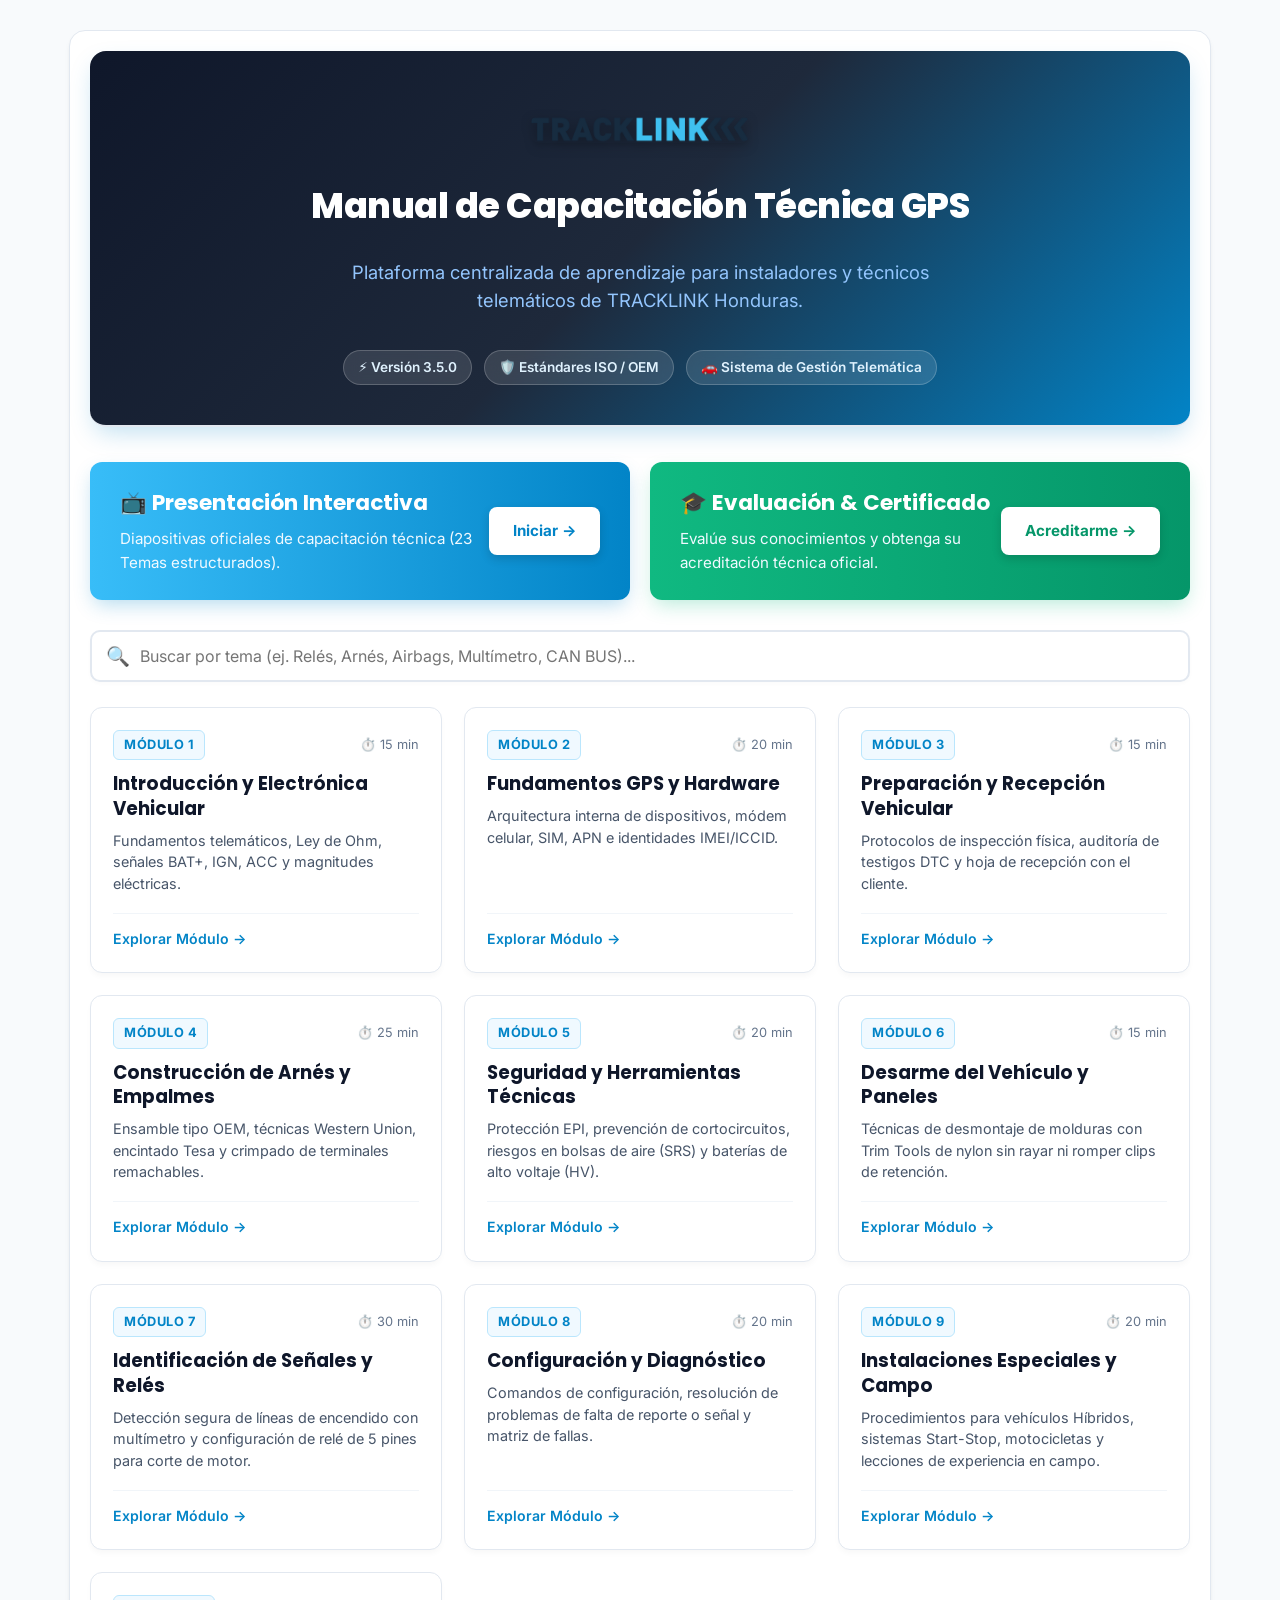
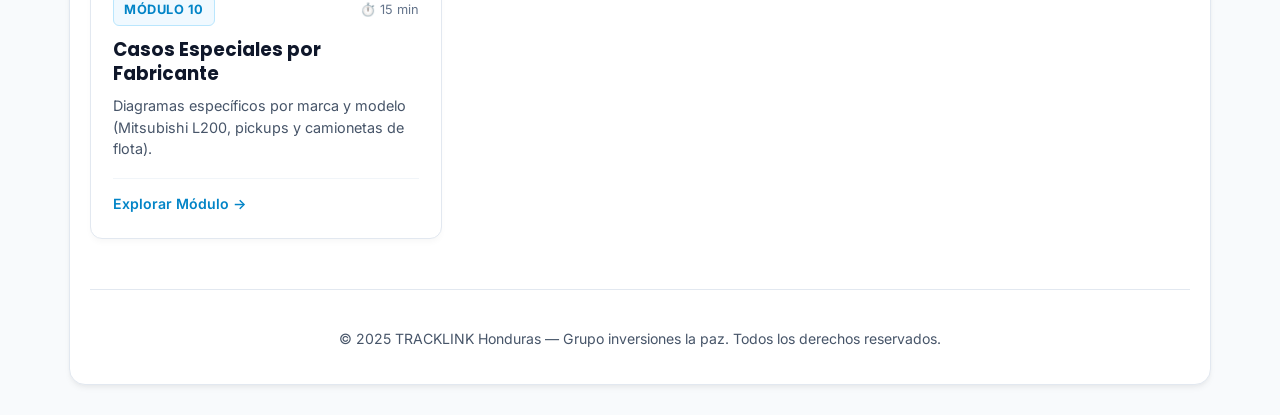
<file: index.html>
<!DOCTYPE html>
<html lang="es">
<head>
    <meta charset="UTF-8">
    <meta name="viewport" content="width=device-width, initial-scale=1.0">
    <title>Manual de Capacitación Técnica GPS - TRACKLINK Honduras</title>
    <link href="https://fonts.googleapis.com/css2?family=Inter:wght=400;500;600;700&family=Poppins:wght=600;700;800&display=swap" rel="stylesheet">
    <link rel="stylesheet" href="style.css">
    <style>
        /* Estilos específicos del portal LMS moderno */
        .hero-banner {
            background: linear-gradient(135deg, #0f172a 0%, #1e293b 50%, #0284c7 100%);
            color: white;
            padding: 40px 30px;
            border-radius: 16px;
            margin-bottom: 35px;
            box-shadow: 0 10px 25px -5px rgba(2, 132, 199, 0.25);
            display: flex;
            flex-direction: column;
            align-items: center;
            text-align: center;
            position: relative;
            overflow: hidden;
        }

        .hero-logo {
            max-width: 220px;
            height: auto;
            margin-bottom: 20px;
            filter: drop-shadow(0 4px 6px rgba(0, 0, 0, 0.3));
        }

        .hero-title {
            font-family: 'Poppins', sans-serif;
            font-size: 2.2rem;
            font-weight: 800;
            color: #ffffff;
            margin: 0 0 10px 0;
            letter-spacing: -0.5px;
        }

        .hero-subtitle {
            font-size: 1.15rem;
            color: #93c5fd;
            margin: 0 0 20px 0;
            max-width: 650px;
            line-height: 1.5;
        }

        .hero-badges {
            display: flex;
            gap: 12px;
            flex-wrap: wrap;
            justify-content: center;
        }

        .badge-pill {
            background: rgba(255, 255, 255, 0.12);
            backdrop-filter: blur(8px);
            border: 1px solid rgba(255, 255, 255, 0.2);
            padding: 6px 14px;
            border-radius: 20px;
            font-size: 0.85rem;
            font-weight: 600;
            color: #e0f2fe;
            display: inline-flex;
            align-items: center;
            gap: 6px;
        }

        /* Destacado Presentación */
        .presentation-banner {
            background: linear-gradient(90deg, #38bdf8 0%, #0284c7 100%);
            border-radius: 12px;
            padding: 24px 30px;
            color: white;
            display: flex;
            justify-content: space-between;
            align-items: center;
            margin-bottom: 30px;
            box-shadow: 0 8px 20px -4px rgba(2, 132, 199, 0.3);
            text-decoration: none;
            transition: all 0.3s ease;
        }

        .presentation-banner:hover {
            transform: translateY(-3px);
            box-shadow: 0 12px 25px -4px rgba(2, 132, 199, 0.45);
        }

        .presentation-info h2 {
            color: white;
            margin: 0 0 6px 0;
            font-size: 1.35rem;
            font-family: 'Poppins', sans-serif;
        }

        .presentation-info p {
            margin: 0;
            color: #f0f9ff;
            font-size: 0.95rem;
        }

        .presentation-btn {
            background: #ffffff;
            color: #0284c7;
            font-weight: 700;
            padding: 12px 24px;
            border-radius: 8px;
            font-size: 0.95rem;
            white-space: nowrap;
            box-shadow: 0 4px 10px rgba(0, 0, 0, 0.15);
            transition: background 0.2s;
        }

        .presentation-banner:hover .presentation-btn {
            background: #f0f9ff;
            color: #0369a1;
        }

        /* Buscador de Módulos */
        .search-container {
            margin-bottom: 25px;
            position: relative;
        }

        .search-input {
            width: 100%;
            padding: 14px 20px 14px 48px;
            border: 2px solid #e2e8f0;
            border-radius: 10px;
            font-size: 1rem;
            font-family: 'Inter', sans-serif;
            transition: all 0.2s;
            background: #ffffff;
            box-shadow: 0 2px 4px rgba(0, 0, 0, 0.02);
            box-sizing: border-box;
        }

        .search-input:focus {
            outline: none;
            border-color: #0284c7;
            box-shadow: 0 0 0 4px rgba(2, 132, 199, 0.12);
        }

        .search-icon {
            position: absolute;
            left: 16px;
            top: 50%;
            transform: translateY(-50%);
            color: #94a3b8;
            font-size: 1.2rem;
            pointer-events: none;
        }

        /* Grid de Módulos */
        .portal-grid {
            display: grid;
            grid-template-columns: repeat(auto-fill, minmax(300px, 1fr));
            gap: 22px;
        }

        .module-card {
            background: #ffffff;
            border: 1px solid #e2e8f0;
            border-radius: 12px;
            padding: 22px;
            text-decoration: none;
            color: inherit;
            display: flex;
            flex-direction: column;
            justify-content: space-between;
            transition: all 0.25s cubic-bezier(0.4, 0, 0.2, 1);
            position: relative;
            overflow: hidden;
            box-shadow: 0 4px 6px -1px rgba(0, 0, 0, 0.03);
        }

        .module-card:hover {
            transform: translateY(-5px);
            border-color: #38bdf8;
            box-shadow: 0 12px 20px -5px rgba(2, 132, 199, 0.15);
        }

        .module-card::before {
            content: '';
            position: absolute;
            top: 0;
            left: 0;
            width: 100%;
            height: 4px;
            background: linear-gradient(90deg, #0284c7, #38bdf8);
            opacity: 0;
            transition: opacity 0.25s;
        }

        .module-card:hover::before {
            opacity: 1;
        }

        .module-header {
            display: flex;
            justify-content: space-between;
            align-items: center;
            margin-bottom: 12px;
        }

        .module-number {
            font-size: 0.8rem;
            font-weight: 700;
            text-transform: uppercase;
            letter-spacing: 0.5px;
            color: #0284c7;
            background: #f0f9ff;
            padding: 4px 10px;
            border-radius: 6px;
            border: 1px solid #bae6fd;
        }

        .module-time {
            font-size: 0.8rem;
            color: #64748b;
            display: flex;
            align-items: center;
            gap: 4px;
        }

        .module-card h3 {
            font-family: 'Poppins', sans-serif;
            font-size: 1.15rem;
            color: #0f172a;
            margin: 0 0 8px 0;
            line-height: 1.35;
        }

        .module-card p {
            font-size: 0.9rem;
            color: #475569;
            margin: 0 0 18px 0;
            line-height: 1.5;
        }

        .module-footer {
            display: flex;
            justify-content: space-between;
            align-items: center;
            border-top: 1px solid #f1f5f9;
            padding-top: 14px;
            margin-top: auto;
        }

        .btn-explore {
            color: #0284c7;
            font-weight: 600;
            font-size: 0.88rem;
            display: inline-flex;
            align-items: center;
            gap: 6px;
            transition: gap 0.2s;
        }

        .module-card:hover .btn-explore {
            gap: 10px;
            color: #0369a1;
        }

        @media (max-width: 768px) {
            .presentation-banner {
                flex-direction: column;
                text-align: center;
                gap: 16px;
            }
            .hero-title { font-size: 1.6rem; }
            .hero-subtitle { font-size: 0.95rem; }
            .portal-grid { grid-template-columns: 1fr; }
        }
    </style>
</head>
<body>
    <div class="container" style="max-width: 1100px; margin: 30px auto; padding: 20px;">

        <!-- Hero Header -->
        <header class="hero-banner">
            <img src="images/tracklink_logo.png" alt="TRACKLINK Logo" class="hero-logo">
            <h1 class="hero-title">Manual de Capacitación Técnica GPS</h1>
            <p class="hero-subtitle">Plataforma centralizada de aprendizaje para instaladores y técnicos telemáticos de TRACKLINK Honduras.</p>
            <div class="hero-badges">
                <span class="badge-pill">⚡ Versión 3.5.0</span>
                <span class="badge-pill">🛡️ Estándares ISO / OEM</span>
                <span class="badge-pill">🚗 Sistema de Gestión Telemática</span>
            </div>
        </header>

        <!-- Banner de Presentación Interactiva y Certificación -->
        <div style="display:grid; grid-template-columns: repeat(auto-fit, minmax(320px, 1fr)); gap:20px; margin-bottom: 30px;">
            <a href="Presentaciones/Capacitacion_Tecnica_GPS.html" class="presentation-banner" style="margin-bottom:0;">
                <div class="presentation-info">
                    <h2>📺 Presentación Interactiva</h2>
                    <p>Diapositivas oficiales de capacitación técnica (23 Temas estructurados).</p>
                </div>
                <span class="presentation-btn">Iniciar →</span>
            </a>

            <a href="certificacion.html" class="presentation-banner" style="margin-bottom:0; background: linear-gradient(90deg, #10b981 0%, #059669 100%); box-shadow: 0 8px 20px -4px rgba(16, 185, 129, 0.3);">
                <div class="presentation-info">
                    <h2>🎓 Evaluación & Certificado</h2>
                    <p>Evalúe sus conocimientos y obtenga su acreditación técnica oficial.</p>
                </div>
                <span class="presentation-btn" style="color:#059669;">Acreditarme →</span>
            </a>
        </div>

        <!-- Buscador de Módulos -->
        <div class="search-container">
            <span class="search-icon">🔍</span>
            <input type="text" id="module-search" class="search-input" placeholder="Buscar por tema (ej. Relés, Arnés, Airbags, Multímetro, CAN BUS)...">
        </div>

        <!-- Grilla de Módulos LMS -->
        <div class="portal-grid" id="modules-container">

            <a href="modulo1.html" class="module-card" data-tags="introduccion electronica voltaje corriente ley ohm gps gnss gsm">
                <div>
                    <div class="module-header">
                        <span class="module-number">Módulo 1</span>
                        <span class="module-time">⏱️ 15 min</span>
                    </div>
                    <h3>Introducción y Electrónica Vehicular</h3>
                    <p>Fundamentos telemáticos, Ley de Ohm, señales BAT+, IGN, ACC y magnitudes eléctricas.</p>
                </div>
                <div class="module-footer">
                    <span class="btn-explore">Explorar Módulo →</span>
                </div>
            </a>

            <a href="modulo2.html" class="module-card" data-tags="gps hardware modems sim apn imei iccid satelites">
                <div>
                    <div class="module-header">
                        <span class="module-number">Módulo 2</span>
                        <span class="module-time">⏱️ 20 min</span>
                    </div>
                    <h3>Fundamentos GPS y Hardware</h3>
                    <p>Arquitectura interna de dispositivos, módem celular, SIM, APN e identidades IMEI/ICCID.</p>
                </div>
                <div class="module-footer">
                    <span class="btn-explore">Explorar Módulo →</span>
                </div>
            </a>

            <a href="modulo3.html" class="module-card" data-tags="preparacion protocolo inspeccion recepcion orden de trabajo">
                <div>
                    <div class="module-header">
                        <span class="module-number">Módulo 3</span>
                        <span class="module-time">⏱️ 15 min</span>
                    </div>
                    <h3>Preparación y Recepción Vehicular</h3>
                    <p>Protocolos de inspección física, auditoría de testigos DTC y hoja de recepción con el cliente.</p>
                </div>
                <div class="module-footer">
                    <span class="btn-explore">Explorar Módulo →</span>
                </div>
            </a>

            <a href="modulo4.html" class="module-card" data-tags="arnes empalmes western union soldadura termoencogible terminales">
                <div>
                    <div class="module-header">
                        <span class="module-number">Módulo 4</span>
                        <span class="module-time">⏱️ 25 min</span>
                    </div>
                    <h3>Construcción de Arnés y Empalmes</h3>
                    <p>Ensamble tipo OEM, técnicas Western Union, encintado Tesa y crimpado de terminales remachables.</p>
                </div>
                <div class="module-footer">
                    <span class="btn-explore">Explorar Módulo →</span>
                </div>
            </a>

            <a href="modulo5.html" class="module-card" data-tags="seguridad epi herramientas fusible cortocircuito multimetro srs airbags hibridos">
                <div>
                    <div class="module-header">
                        <span class="module-number">Módulo 5</span>
                        <span class="module-time">⏱️ 20 min</span>
                    </div>
                    <h3>Seguridad y Herramientas Técnicas</h3>
                    <p>Protección EPI, prevención de cortocircuitos, riesgos en bolsas de aire (SRS) y baterías de alto voltaje (HV).</p>
                </div>
                <div class="module-footer">
                    <span class="btn-explore">Explorar Módulo →</span>
                </div>
            </a>

            <a href="modulo6.html" class="module-card" data-tags="desarme paneles trim tools clips molduras estetica">
                <div>
                    <div class="module-header">
                        <span class="module-number">Módulo 6</span>
                        <span class="module-time">⏱️ 15 min</span>
                    </div>
                    <h3>Desarme del Vehículo y Paneles</h3>
                    <p>Técnicas de desmontaje de molduras con Trim Tools de nylon sin rayar ni romper clips de retención.</p>
                </div>
                <div class="module-footer">
                    <span class="btn-explore">Explorar Módulo →</span>
                </div>
            </a>

            <a href="modulo7.html" class="module-card" data-tags="senales relee rele corte ignicion inmovilizacion bomba llavin">
                <div>
                    <div class="module-header">
                        <span class="module-number">Módulo 7</span>
                        <span class="module-time">⏱️ 30 min</span>
                    </div>
                    <h3>Identificación de Señales y Relés</h3>
                    <p>Detección segura de líneas de encendido con multímetro y configuración de relé de 5 pines para corte de motor.</p>
                </div>
                <div class="module-footer">
                    <span class="btn-explore">Explorar Módulo →</span>
                </div>
            </a>

            <a href="modulo8.html" class="module-card" data-tags="configuracion diagnostico fallas tabla plataforma reporte">
                <div>
                    <div class="module-header">
                        <span class="module-number">Módulo 8</span>
                        <span class="module-time">⏱️ 20 min</span>
                    </div>
                    <h3>Configuración y Diagnóstico</h3>
                    <p>Comandos de configuración, resolución de problemas de falta de reporte o señal y matriz de fallas.</p>
                </div>
                <div class="module-footer">
                    <span class="btn-explore">Explorar Módulo →</span>
                </div>
            </a>

            <a href="modulo9.html" class="module-card" data-tags="especiales hibridos start stop motos casos reales campo">
                <div>
                    <div class="module-header">
                        <span class="module-number">Módulo 9</span>
                        <span class="module-time">⏱️ 20 min</span>
                    </div>
                    <h3>Instalaciones Especiales y Campo</h3>
                    <p>Procedimientos para vehículos Híbridos, sistemas Start-Stop, motocicletas y lecciones de experiencia en campo.</p>
                </div>
                <div class="module-footer">
                    <span class="btn-explore">Explorar Módulo →</span>
                </div>
            </a>

            <a href="modulo10.html" class="module-card" data-tags="fabricantes modelos l200 mitsubishi toyota hilux camionetas">
                <div>
                    <div class="module-header">
                        <span class="module-number">Módulo 10</span>
                        <span class="module-time">⏱️ 15 min</span>
                    </div>
                    <h3>Casos Especiales por Fabricante</h3>
                    <p>Diagramas específicos por marca y modelo (Mitsubishi L200, pickups y camionetas de flota).</p>
                </div>
                <div class="module-footer">
                    <span class="btn-explore">Explorar Módulo →</span>
                </div>
            </a>

        </div>

        <footer>
            <p>© 2025 TRACKLINK Honduras — Grupo inversiones la paz. Todos los derechos reservados.</p>
        </footer>
    </div>

    <!-- Script de Filtro en Tiempo Real -->
    <script>
        document.getElementById('module-search').addEventListener('input', function(e) {
            const query = e.target.value.toLowerCase().strip ? e.target.value.toLowerCase().strip() : e.target.value.toLowerCase().trim();
            const cards = document.querySelectorAll('.module-card');

            cards.forEach(card => {
                const title = card.querySelector('h3').textContent.toLowerCase();
                const desc = card.querySelector('p').textContent.toLowerCase();
                const tags = card.getAttribute('data-tags') || '';

                if (title.includes(query) || desc.includes(query) || tags.includes(query)) {
                    card.style.display = 'flex';
                } else {
                    card.style.display = 'none';
                }
            });
        });
    </script>
</body>
</html>
</file>
<file: style.css>
:root {
    --primary-color: #0284c7;
    --primary-hover: #0369a1;
    --accent-color: #38bdf8;
    --bg-body: #f8fafc;
    --bg-card: #ffffff;
    --bg-panel: #ffffff;
    --text-primary: #0f172a;
    --text-secondary: #475569;
    --border-color: #e2e8f0;
    --accordion-bg: #ffffff;
    --accordion-active: #f0f9ff;
    --warning-bg: #fffbebf8;
    --warning-border: #f59e0b;
    --warning-text: #92400e;
    --card-shadow: 0 4px 6px -1px rgba(0, 0, 0, 0.05), 0 2px 4px -1px rgba(0, 0, 0, 0.03);
    --hover-shadow: 0 20px 25px -5px rgba(2, 132, 199, 0.15), 0 10px 10px -5px rgba(2, 132, 199, 0.04);
}

[data-theme="dark"] {
    --primary-color: #38bdf8;
    --primary-hover: #0284c7;
    --accent-color: #0284c7;
    --bg-body: #0f172a;
    --bg-card: #1e293b;
    --bg-panel: #1e293b;
    --text-primary: #f8fafc;
    --text-secondary: #94a3b8;
    --border-color: #334155;
    --accordion-bg: #1e293b;
    --accordion-active: #0c4a6e;
    --warning-bg: #451a03;
    --warning-border: #f59e0b;
    --warning-text: #fef3c7;
    --card-shadow: 0 10px 15px -3px rgba(0, 0, 0, 0.5);
    --hover-shadow: 0 20px 25px -5px rgba(56, 189, 248, 0.25);
}

body {
    font-family: 'Inter', system-ui, -apple-system, sans-serif;
    line-height: 1.6;
    color: var(--text-secondary);
    background-color: var(--bg-body);
    margin: 0;
    padding: 0;
    transition: background-color 0.3s ease, color 0.3s ease;
}

.container {
    max-width: 1100px;
    margin: 30px auto;
    padding: 30px;
    background: var(--bg-card);
    box-shadow: var(--card-shadow);
    border-radius: 16px;
    border: 1px solid var(--border-color);
    transition: background-color 0.3s ease, border-color 0.3s ease;
}

header {
    border-bottom: 2px solid var(--border-color);
    margin-bottom: 30px;
    padding-bottom: 20px;
    display: flex;
    justify-content: space-between;
    align-items: center;
    flex-wrap: wrap;
    gap: 15px;
}

header nav a {
    color: var(--primary-color);
    font-weight: 600;
    text-decoration: none;
    transition: color 0.2s;
}

header nav a:hover {
    color: var(--primary-hover);
    text-decoration: underline;
}

h1, h2, h3, h4 {
    color: var(--text-primary);
    font-weight: 700;
    font-family: 'Poppins', sans-serif;
}

h1 {
    color: var(--primary-color);
    margin: 0;
}

/* Theme Toggle Button */
.theme-toggle-btn {
    background: var(--bg-body);
    border: 1px solid var(--border-color);
    color: var(--text-primary);
    padding: 8px 16px;
    border-radius: 20px;
    font-weight: 600;
    font-size: 0.88rem;
    cursor: pointer;
    display: inline-flex;
    align-items: center;
    gap: 8px;
    transition: all 0.25s ease;
    box-shadow: 0 2px 4px rgba(0, 0, 0, 0.05);
}

.theme-toggle-btn:hover {
    border-color: var(--primary-color);
    transform: translateY(-2px);
}

.accordion {
    background-color: var(--accordion-bg);
    color: var(--text-primary);
    cursor: pointer;
    padding: 18px 24px;
    width: 100%;
    border: 1px solid var(--border-color);
    text-align: left;
    outline: none;
    font-size: 1.05rem;
    font-weight: 600;
    transition: all 0.2s ease;
    border-radius: 10px;
    margin-bottom: 12px;
    display: flex;
    justify-content: space-between;
    align-items: center;
    box-shadow: var(--card-shadow);
}

.accordion:hover {
    background-color: var(--accordion-active);
    border-color: var(--accent-color);
    color: var(--primary-color);
}

.accordion.active {
    background-color: var(--accordion-active);
    color: var(--primary-color);
    border-color: var(--accent-color);
    border-bottom-left-radius: 0;
    border-bottom-right-radius: 0;
    margin-bottom: 0;
}

.accordion:after {
    content: '\002B';
    color: var(--text-secondary);
    font-weight: bold;
    font-size: 1.3rem;
    transition: transform 0.2s;
}

.accordion.active:after {
    content: "\2212";
    color: var(--primary-color);
}

.panel {
    padding: 24px;
    display: none;
    background-color: var(--bg-panel);
    overflow: hidden;
    border: 1px solid var(--accent-color);
    border-top: none;
    border-bottom-left-radius: 10px;
    border-bottom-right-radius: 10px;
    margin-bottom: 20px;
    box-shadow: var(--card-shadow);
}

.text-block {
    text-align: justify;
    margin: 15px 0;
    color: var(--text-secondary);
}

img {
    max-width: 100%;
    height: auto;
    display: block;
    margin: 24px auto;
    border-radius: 10px;
    box-shadow: var(--card-shadow);
    cursor: zoom-in;
    transition: transform 0.25s ease;
}

img:hover {
    transform: scale(1.015);
}

.warning-box {
    background-color: var(--warning-bg);
    border-left: 5px solid var(--warning-border);
    color: var(--warning-text);
    padding: 18px 20px;
    margin: 24px 0;
    border-radius: 8px;
    display: flex;
    align-items: flex-start;
    gap: 16px;
    box-shadow: 0 2px 8px rgba(245, 158, 11, 0.12);
}

.warning-icon {
    width: 28px;
    height: 28px;
    margin: 0;
    flex-shrink: 0;
}

.control-table {
    width: 100%;
    border-collapse: collapse;
    margin: 24px 0;
    font-size: 0.95rem;
    border-radius: 10px;
    overflow: hidden;
    box-shadow: var(--card-shadow);
    color: var(--text-primary);
}

.control-table th, .control-table td {
    border: 1px solid var(--border-color);
    padding: 14px 16px;
    text-align: left;
}

.control-table th {
    background-color: var(--bg-body);
    color: var(--text-primary);
    font-weight: 600;
}

.control-table tr:nth-child(even) {
    background-color: var(--bg-body);
}

/* Lightbox Modal */
.lightbox-modal {
    position: fixed;
    top: 0;
    left: 0;
    width: 100vw;
    height: 100vh;
    background: rgba(15, 23, 42, 0.85);
    backdrop-filter: blur(8px);
    display: none;
    justify-content: center;
    align-items: center;
    z-index: 1000;
    cursor: zoom-out;
}

.lightbox-modal.active {
    display: flex;
}

.lightbox-modal img {
    max-width: 90vw;
    max-height: 88vh;
    border-radius: 12px;
    box-shadow: 0 25px 50px -12px rgba(0,0,0,0.5);
    cursor: default;
}

/* Interactive Simulator */
.simulator-box {
    background: var(--bg-body);
    border: 2px solid var(--primary-color);
    border-radius: 12px;
    padding: 24px;
    margin: 25px 0;
    box-shadow: var(--hover-shadow);
}

.simulator-controls {
    display: flex;
    gap: 12px;
    flex-wrap: wrap;
    margin-bottom: 20px;
}

.sim-btn {
    background: var(--bg-card);
    border: 1px solid var(--border-color);
    color: var(--text-primary);
    padding: 10px 18px;
    border-radius: 8px;
    font-weight: 600;
    cursor: pointer;
    transition: all 0.2s;
}

.sim-btn.active {
    background: var(--primary-color);
    color: white;
    border-color: var(--primary-color);
}

.relay-status-badge {
    display: inline-block;
    padding: 6px 14px;
    border-radius: 20px;
    font-weight: 700;
    font-size: 0.9rem;
}

.relay-status-badge.on {
    background: #dcfce7;
    color: #166534;
}

.relay-status-badge.off {
    background: #fee2e2;
    color: #991b1b;
}

/* Navigation Footer */
.module-nav-footer {
    display: flex;
    justify-content: space-between;
    align-items: center;
    margin-top: 40px;
    padding-top: 24px;
    border-top: 2px solid var(--border-color);
    gap: 15px;
    flex-wrap: wrap;
}

.btn-nav-module {
    background: var(--bg-body);
    color: var(--text-primary);
    padding: 10px 20px;
    border-radius: 8px;
    text-decoration: none;
    font-weight: 600;
    font-size: 0.9rem;
    transition: all 0.2s;
    border: 1px solid var(--border-color);
}

.btn-nav-module:hover {
    border-color: var(--primary-color);
    color: var(--primary-color);
}

.btn-nav-module.primary {
    background: var(--primary-color);
    color: #ffffff;
    border-color: var(--primary-color);
}

.btn-nav-module.primary:hover {
    background: var(--primary-hover);
}

/* Scroll to top float */
.scroll-top-btn {
    position: fixed;
    bottom: 25px;
    right: 25px;
    background: var(--primary-color);
    color: white;
    width: 46px;
    height: 46px;
    border-radius: 50%;
    display: flex;
    align-items: center;
    justify-content: center;
    text-decoration: none;
    box-shadow: 0 8px 20px rgba(2, 132, 199, 0.4);
    font-size: 1.3rem;
    font-weight: bold;
    transition: all 0.25s;
    z-index: 100;
}

.scroll-top-btn:hover {
    transform: translateY(-4px);
    background: var(--primary-hover);
}

footer {
    margin-top: 50px;
    padding-top: 24px;
    border-top: 1px solid var(--border-color);
    font-size: 0.88rem;
    color: var(--text-secondary);
    text-align: center;
}

@media (max-width: 768px) {
    .container {
        margin: 0;
        padding: 18px;
        border-radius: 0;
        box-shadow: none;
        border: none;
    }
    h1 {
        font-size: 1.5rem;
    }
}
</file>
